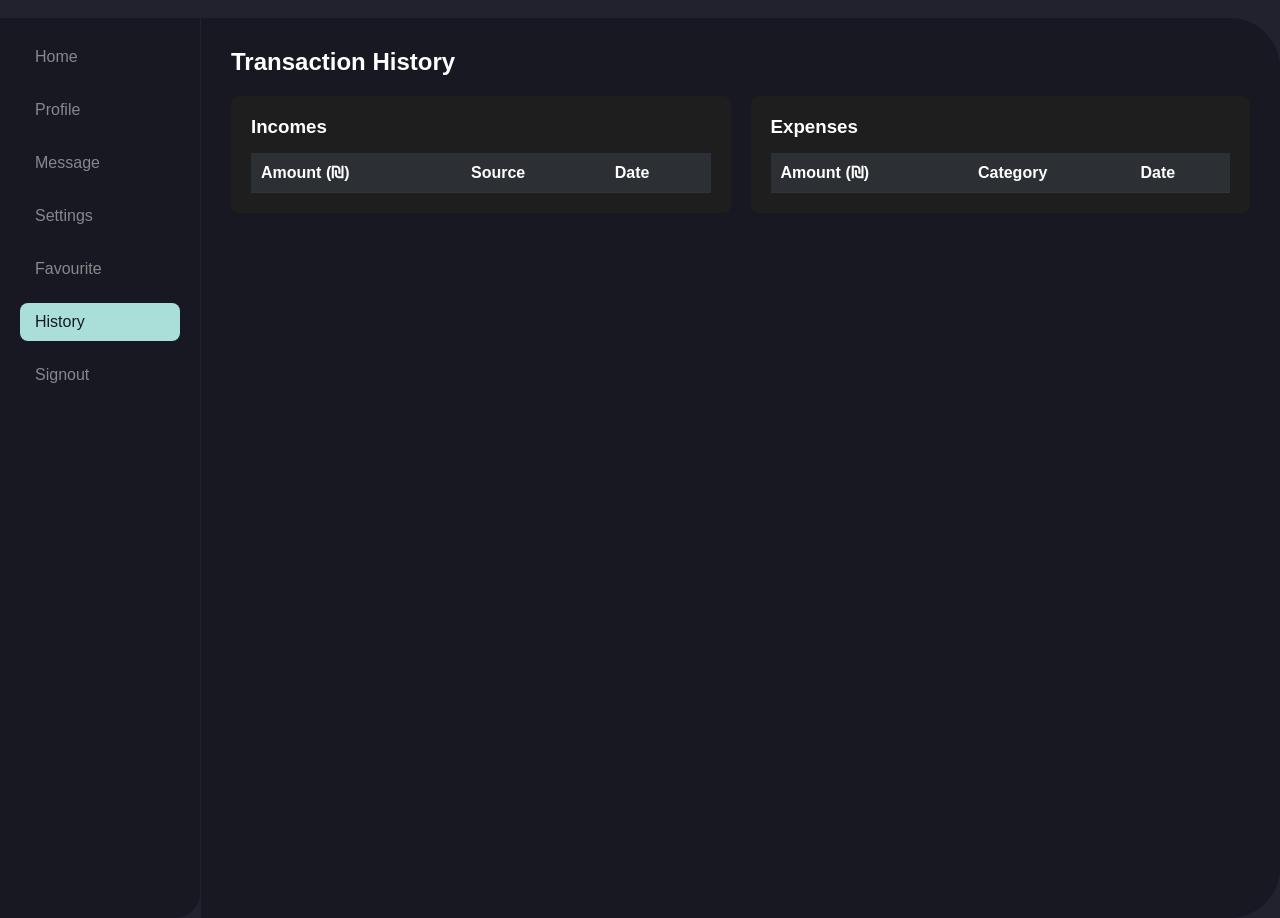
<file: history.html>
<!DOCTYPE html>
<html lang="en">
<head>
    <meta charset="UTF-8">
    <meta name="viewport" content="width=device-width, initial-scale=1.0">
    <title>History</title>
    <link rel="stylesheet" href="user-home.css">
</head>
<body>

    <div class="dashboard">
        <!-- Sidebar -->
        <aside class="sidebar">
            <button class="nav-btn" onclick="window.location.href='user-home.html'"><i class="fas fa-home"></i> Home</button>
            <button class="nav-btn"><i class="fas fa-user"></i> Profile</button>
            <button class="nav-btn"><i class="fas fa-envelope"></i> Message</button>
            <button class="nav-btn"><i class="fas fa-cog"></i> Settings</button>
            <button class="nav-btn"><i class="fas fa-star"></i> Favourite</button>
            <button class="nav-btn active"><i class="fas fa-history"></i> History</button>
            <button class="nav-btn" onclick="window.location.href='index.html'"><i class="fas fa-sign-out-alt"></i> Signout</button>
        </aside>

        <!-- Main Content -->
        <div class="main-content">
            <h2>Transaction History</h2>

            <div class="history-container">
                <!-- Income Table -->
                <div class="income-list">
                    <h3>Incomes</h3>
                    <table>
                        <thead>
                            <tr>
                                <th>Amount (₪)</th>
                                <th>Source</th>
                                <th>Date</th>
                            </tr>
                        </thead>
                        <tbody id="income-history">
                            <!-- Data will be loaded via JS -->
                        </tbody>
                    </table>
                </div>

                <!-- Expense Table -->
                <div class="expense-list">
                    <h3>Expenses</h3>
                    <table>
                        <thead>
                            <tr>
                                <th>Amount (₪)</th>
                                <th>Category</th>
                                <th>Date</th>
                            </tr>
                        </thead>
                        <tbody id="expense-history">
                            <!-- Data will be loaded via JS -->
                        </tbody>
                    </table>
                </div>
            </div>
        </div>
    </div>

    <script src="history.js"></script>
</body>
</html>
</file>
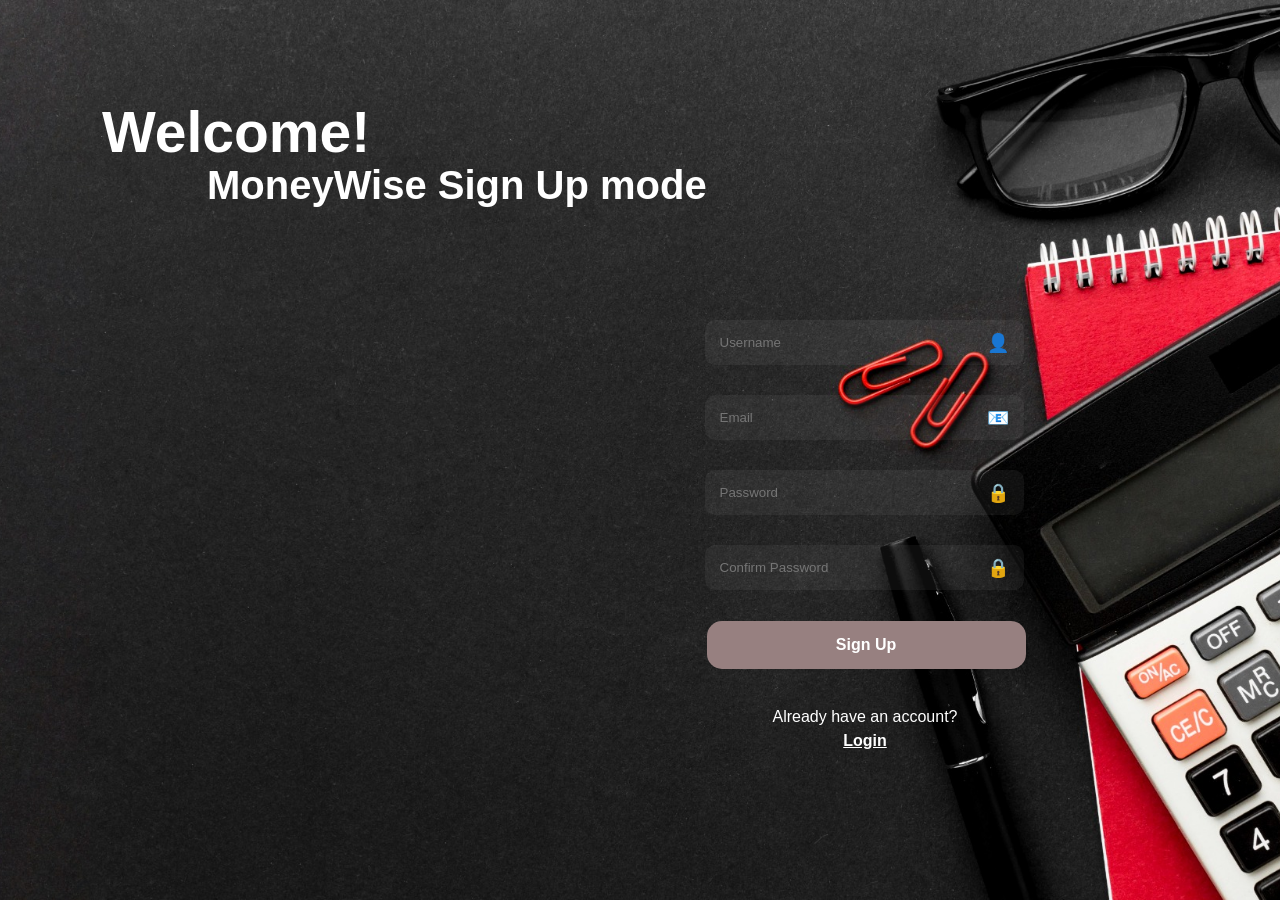
<file: sign-up.html>
<!DOCTYPE html>
<html lang="en">

<head>
  <meta charset="UTF-8" />
  <meta name="viewport" content="width=device-width, initial-scale=1.0" />
  <title>MoneyWise Signup</title>
  <link rel="stylesheet" href="style.css" />
</head>

<body>
  <div class="top-left-header">
    <h1>Welcome!</h1>
    <h2>MoneyWise Sign Up mode</h2>
  </div>

  <div class="container center-box-signup">
    <form id="signup-form" class="login-form">
      <div class="input-wrapper">
        <input type="text" id="signup-username" placeholder="Username" required />
        <span class="input-icon">👤</span>
      </div>
      <div class="input-wrapper">
        <input type="email" id="signup-email" placeholder="Email" required />
        <span class="input-icon">📧</span>
      </div>
      <div class="input-wrapper">
        <input type="password" id="signup-password" placeholder="Password" required />
        <span class="input-icon">🔒</span>
      </div>
      <div class="input-wrapper">
        <input type="password" id="signup-confirm" placeholder="Confirm Password" required />
        <span class="input-icon">🔒</span>
      </div>
      <button class="main-btn" type="submit">Sign Up</button>
      <div id="signup-msg"></div>
    </form>

    <div class="signup-link">
      <p>Already have an account?</p>
      <button onclick="location.href='index.html'">Login</button>
    </div>
  </div>
  <script src="script.js"></script>
</body>

</html>
</file>
<file: user-home.css>
/* Reset and Layout */
* {
  margin: 0;
  padding: 0;
  box-sizing: border-box;
}
body, html {
  width: 100%;
  height: 100%;
  font-family: Arial, sans-serif;
  background-color: #21222D;
  color: white;
}
.dashboard {
  display: flex;
  flex-direction: row;
  flex-wrap: wrap;
  height: 100vh;
  width: 100%;
  margin-top: 18px;
}

/* Sidebar */
.sidebar {
  flex-shrink: 0;
  width: 200px;
  background-color: #171821;
  padding: 20px;
  display: flex;
  flex-direction: column;
  gap: 15px;
  border-radius: 0 0 25px 0;
}
.nav-btn {
  background: none;
  border: none;
  color: #87888C;
  font-size: 16px;
  padding: 10px 15px;
  border-radius: 8px;
  text-align: left;
  cursor: pointer;
  transition: background 0.3s, color 0.3s;
}
.nav-btn:hover,
.nav-btn.active {
  background-color: #A9DFD8;
  color: #171821;
}

/* Main Content */
.main-content {
  background-color: #171821;
  padding: 30px;
  flex: 1;
  border-radius: 0 50px 50px 0;
  overflow-y: auto;
  display: flex;
  flex-direction: column;
  gap: 20px;
  margin-left: 1px;
  width: 70%;
}




/* Search Bar */
.search-bar input {
  width: 100%;
  padding: 10px 15px;
  font-size: 16px;
  border: none;
  border-radius: 8px;
  background-color: #21222D;
  color: white;
}

.welcome-msg {
  color: white;
  font-size: 1.5rem;
  margin-top: 20px;
  padding-left: 30px;
}

.Your-balance{
  background-color: #21222D;
  color: white;
  border-radius: 15px;
  padding: 20px;
  margin-left: 30px;
  max-width: 350px;
  min-height:200px;
  justify-content: center; 
  align-items: flex-start;
  display: flex;
  flex: 1;
}

.balance-container {
  text-align: center;
}

.balance-title {
  font-size: 30px;
  margin-bottom: 10px;
}

.balance-amount {
  font-size: 35px;
  font-weight: bold;
  margin-top: 30px;
}

.blur-text {
  position: absolute;
  top: 50%;
  left: 50%;
  transform: translate(-50%, -50%);
  background-color: rgba(0, 0, 0, 0.7);
  color: #fff;
  padding: 6px 12px;
  border-radius: 8px;
  font-weight: bold;
}

/* Responsive Design */
@media (max-width: 768px) {
  .dashboard {
    flex-direction: column;
  }
  .sidebar {
    flex-direction: row;
    justify-content: space-around;
    width: 100%;
    border-radius: 0;
  }
  .main-content {
    padding: 15px;
    border-radius: 0;
  }
  
  .card {
    width: 100%;
    min-width: unset;
  }
}



.action-cards {
  display: flex;
  justify-content: center;
  gap: 30px;
  margin: 30px 0;
  flex-wrap: wrap;
  margin-left: 30px;
}

.action-card {
  background-color: #1f1f2e;
  padding: 20px;
  border-radius: 10px;
  width: 250px;
  text-align: center;
  box-shadow: 0 0 5px rgba(0,0,0,0.3);
}

.action-card input {
  width: 100%;
  padding: 8px;
  margin: 10px 0;
  border-radius: 5px;
  border: none;
}

.action-card button {
  width: 100%;
  padding: 8px;
  border: none;
  border-radius: 5px;
  cursor: pointer;
  color: white;
  margin-top: 25px;
}

.income-card button {
  background-color: #5cb85c;
}

.expense-card button {
  background-color: #d9534f;
}





.top-row{
    display:flex;;
}



.expense-summary-card {
    background: #1f1f2e;
    padding: 15px;
    margin-top: 20px;
    border-radius: 8px;
    box-shadow: 0 2px 5px rgba(0,0,0,0.1);
}

.expense-summary-card ul {
    list-style: none;
    padding: 0;
}

.expense-summary-card li {
    padding: 5px 0;
    border-bottom: 1px solid #292424;
    display: flex;
    justify-content: space-between;
}


#expense-category {
    width: 100%;
    padding: 12px 16px;
    font-size: 16px;
    border: 2px solid #4CAF50;
    border-radius: 8px;
    background-color: #f9f9f9;
    color: #333;
    outline: none;
    transition: all 0.3s ease;
}

#expense-category:hover {
    border-color: #45a049;
    background-color: #fff;
}

#expense-category:focus {
    border-color: #2e7d32;
    box-shadow: 0 0 5px rgba(46, 125, 50, 0.5);
}




#income-currency,
#expense-currency {
  width: 100%;
  padding: 10px;
  margin-top: 8px;
  border: 1px solid #ccc;
  border-radius: 5px;
  background-color: #2c2f33;
  color: white;
  font-size: 14px;
  cursor: pointer;
  transition: border-color 0.3s ease, background-color 0.3s ease;
}

#income-currency:hover,
#expense-currency:hover,
#income-currency:focus,
#expense-currency:focus {
  border-color: #4CAF50;
  background-color: #23272a;
}



.modal {
    position: fixed;
    top: 0;
    left: 0;
    width: 100%;
    height: 100%;
    background: rgba(0, 0, 0, 0.5);
    display: flex;
    justify-content: center;
    align-items: center;
}

.modal-content {
    background: white;
    padding: 20px;
    border-radius: 8px;
    text-align: center;
}

.modal-actions button {
    margin: 10px;
}




.history-container {
    display: flex;
    justify-content: space-between;
    gap: 20px;
}

.income-list, .expense-list {
    flex: 1;
    background: #1e1e1e;
    padding: 20px;
    border-radius: 8px;
}

.income-list ul li {
    color: green;
}

.expense-list ul li {
    color: red;
}


table {
    width: 100%;
    border-collapse: collapse;
    margin-top: 15px;
}

table th, table td {
    padding: 10px;
    text-align: left;
    border-bottom: 1px solid #333;
}

table th {
    background-color: #2c2f33;
    color: white;
}

.income-list table td {
    color: lightgreen;
}

.expense-list table td {
    color: salmon;
}
</file>
<file: style.css>
body {
    margin-top: 150px;
    padding: 0;
    font-family: 'Inter', sans-serif;
    background-image: url('images/top-view-desk-concept-with-notepad.jpg');
    background-size: cover;
    background-position: center;
    background-repeat: no-repeat;
    background-attachment: fixed;
    background-color: black;
    color: white;
}

.container {
    width: 100%;
    max-width: 500px;
    margin: 80px auto;
    padding: 40px;
    border-radius: 20px;
    display: flex;
    flex-direction: column;
    align-items: center;
}

.top-left-header h1 {
  position: absolute;
  top: 60px;
  left: 102px;
  color: white;
  font-size: 57px;
  line-height: 1.2;
}

.top-left-header h2 {
  position:fixed;
  top: 130px;
  left: 207px;
  color: white;
  font-size: 40px;
}



h1, h2 {
    text-align: center;
}

.login-form {
    display: flex;
    flex-direction: column;
    gap: 20px;
    margin-top: 30px;
}

.login-form input[type="text"],
.login-form input[type="password"],
.login-form input[type="email"] {
    padding: 15px;
    border-radius: 10px;
    border: none;
    outline: none;
    width: 100%; 
    box-sizing: border-box; 
}

.input-wrapper {
    position: relative;
    margin-bottom: 10px;
    width: 162%;
    margin-left: -2px;
}

.input-wrapper .input-icon {
    position: absolute;
    right: 15px;
    top: 50%;
    transform: translateY(-50%);
    color: white;
    font-size: 18px;
    pointer-events: none;
}

.input-wrapper input {
  padding: 14px 40px 14px 14px;
  border-radius: 12px;
  background-color: rgba(255, 255, 255, 0.05);
  color: white;
  border: none;
  outline: none;
  width: 100%;
  box-sizing: border-box;
}


.login-form button {
    left: 0;
    padding: 15px;
    background-color: #978080;
    color: white;
    border: none;
    border-radius: 15px;
    font-weight: bold;
    cursor: pointer;
    width: 162%;
}

.remember {
    display: flex;
    align-items: center;
    gap: 10px;
}

.social-login {
    margin-top: 10px;
    display: flex;
    justify-content: space-between;
    margin-left: 5px;
}

.social-login button {
    background-color: #978080;
    color: rgb(255, 255, 255);
    border: none;
    border-radius: 15px;
    padding: 10px 10px;
    display: flex;
    align-items: center;
    gap: 8px;
    cursor: pointer;
}

.social-login img {
    width: 24px;
    height: 24px;
}

.admin-link-container {
    position: relative;
    margin-top: 18px;
    text-align: center;
    left: 60px;
}

.admin-link {
    background: none;
    border: none;
    color: white;
    font-weight: bold;
    cursor: pointer;
    text-decoration: underline;
    font-size: 16px;
    transition: color 0.3s ease;
}

.admin-link:hover {
    color: rgb(0, 25, 247); 
}

.main-btn {
    width: 500%;
    padding: 12px;
    background-color: white;
    color: black;
    border: none;
    border-radius: 12px;
    font-weight: bold;
    font-size: 16px;
    cursor: pointer;
    transition: background-color 0.3s ease, transform 0.2s ease;
    margin-top: 1px;
    max-width: 400px;
}


.signup-link {
    position: relative;
    margin-top: 14px;
    text-align: center;
    left: 60px;
}

.signup-link p {
    margin: 5px 0;
    color: white;
}

.signup-link button {
    background: none;
    border: none;
    color: white;
    font-weight: bold;
    cursor: pointer;
    text-decoration: underline;
    font-size: 16px;
    transition: opacity 0.3s ease;
}

.signup-link button:hover {
    color: rgb(0, 25, 247); 
    opacity: 0.8; 
}



.center-box {
  position: absolute;
  display: flex;
  flex-direction: column;
  align-items: center;
  justify-content: center;
  max-width: 400px;
  margin: 0 auto;
  top: 300px;
  left: 700px;
}
.social-login {
  position: relative;
  display: flex;
  gap: 24px;
  justify-content: center;
  width: 150%;
  left: 57px;
}

.social-login button {
  flex: 1;
  max-width: 150px;
}






.center-box-signup {
  position: absolute;
  display: flex;
  flex-direction: column;
  align-items: center;
  justify-content: center;
  max-width: 400px;
  margin: 0 auto;
  top: 250px;
  left: 565px;
}
</file>
